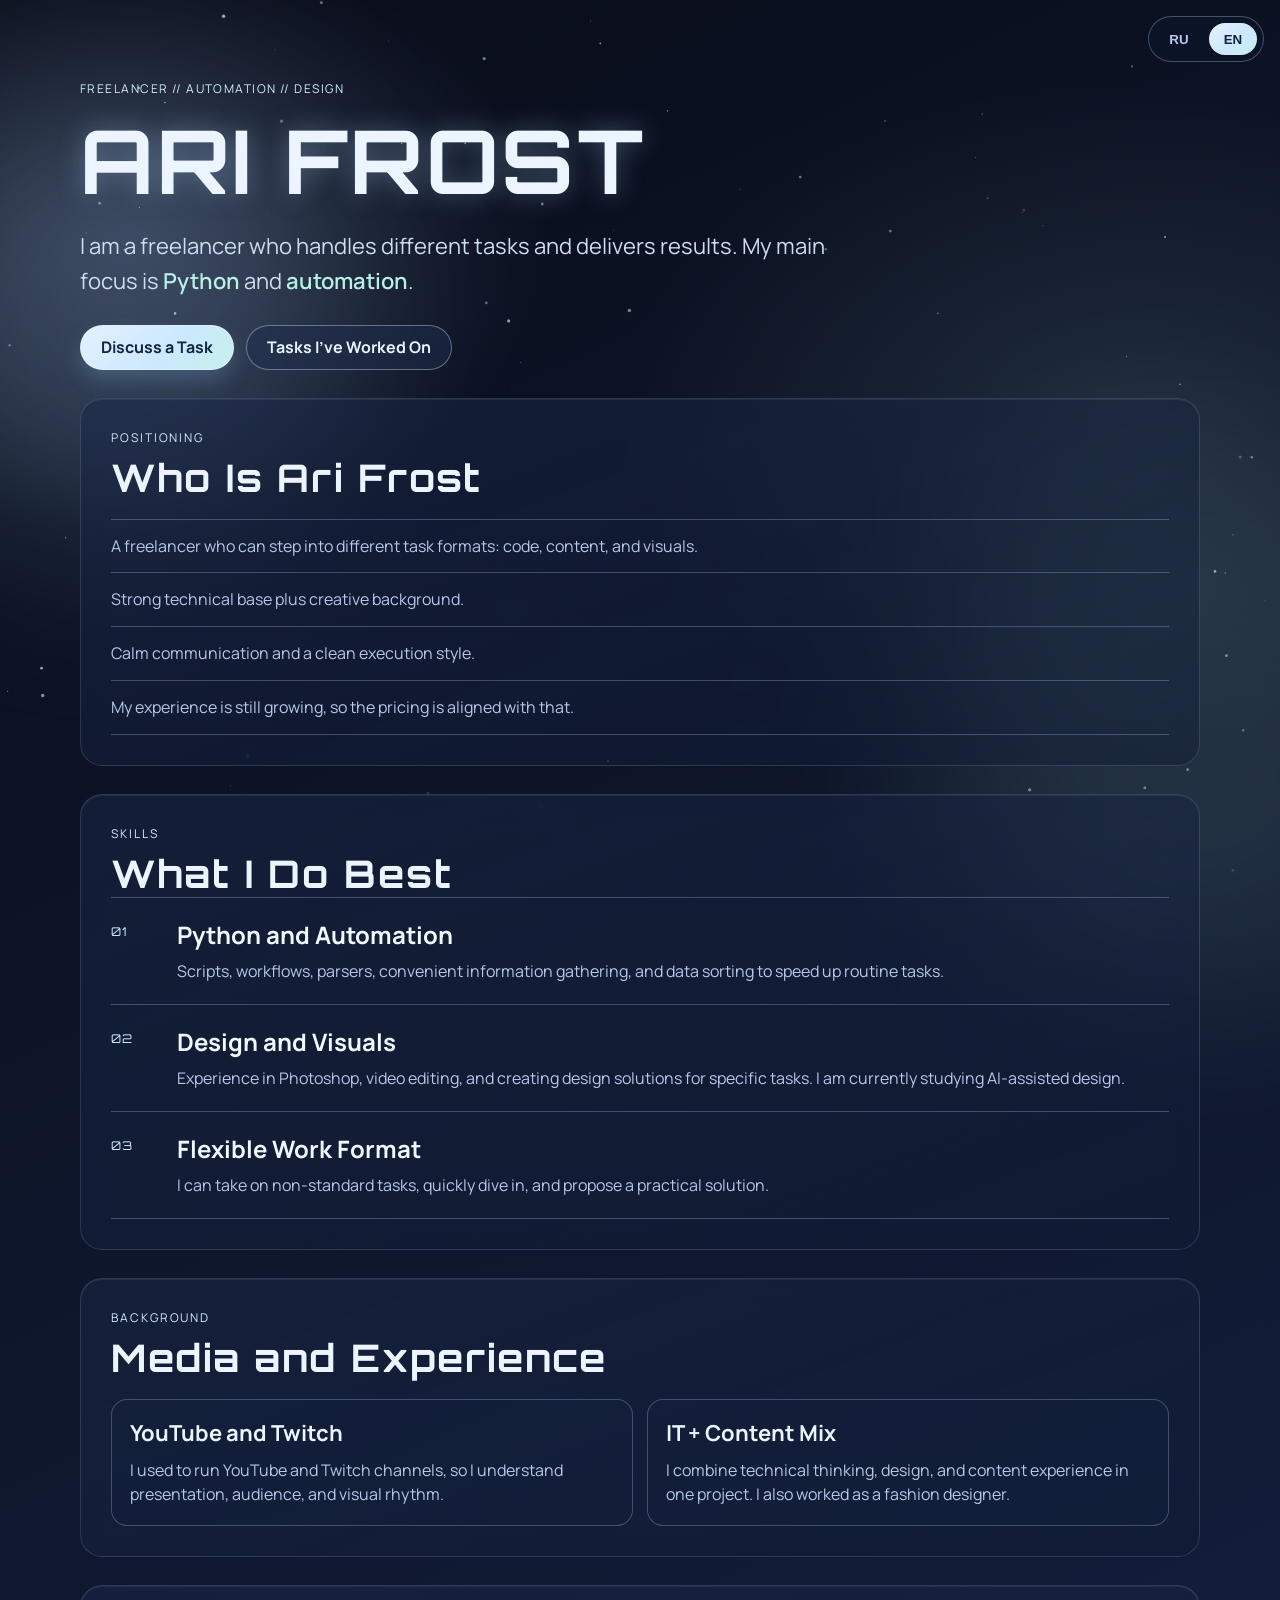
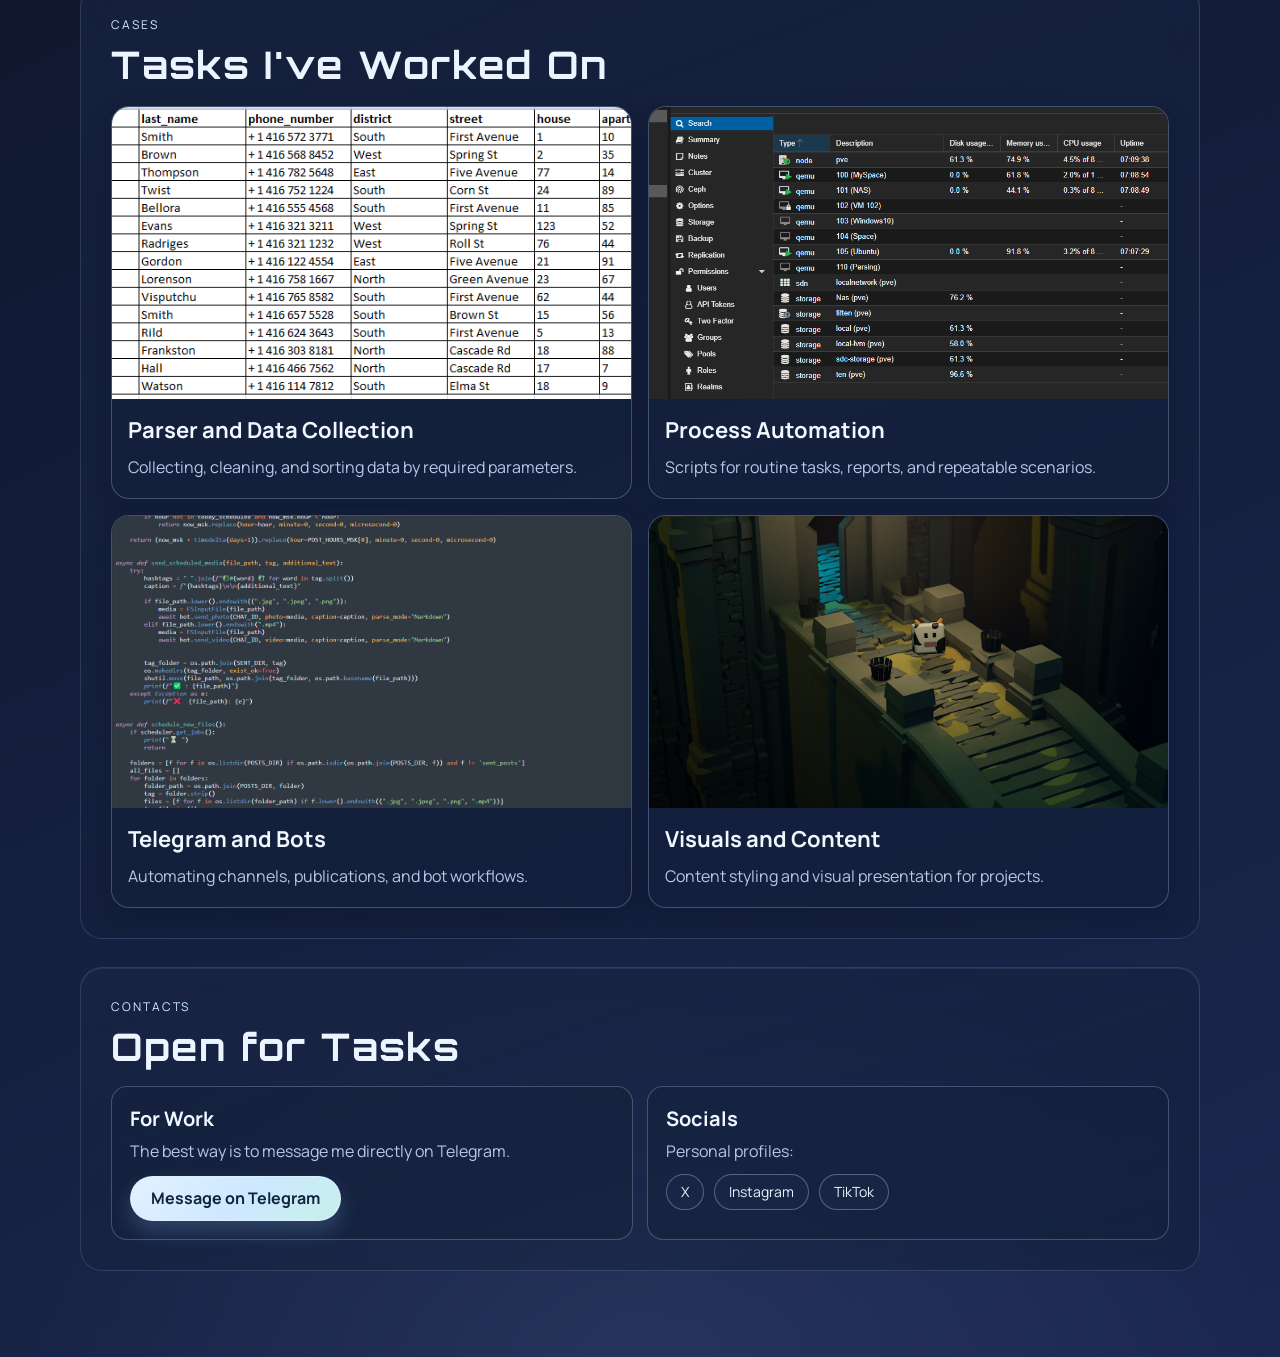
<file: index.html>
﻿<!doctype html>
<html lang="en">

<head>
  <meta charset="UTF-8" />
  <meta name="viewport" content="width=device-width, initial-scale=1.0" />
  <title data-i18n-title="title.home">Ari Frost | Freelancer Portfolio</title>
  <link rel="preconnect" href="https://fonts.googleapis.com">
  <link rel="preconnect" href="https://fonts.gstatic.com" crossorigin>
  <link
    href="https://fonts.googleapis.com/css2?family=Orbitron:wght@500;700;800&family=Manrope:wght@400;500;700&display=swap"
    rel="stylesheet">
  <link rel="stylesheet" href="styles.css" />
</head>

<body>
  <div class="bg-grid"></div>
  <canvas id="starfield" class="star-canvas" aria-hidden="true"></canvas>
  <div class="bg-glow bg-glow-1"></div>
  <div class="bg-glow bg-glow-2"></div>

  <div class="lang-switch" role="group" aria-label="Language switcher">
    <button class="lang-btn" type="button" data-lang="ru">RU</button>
    <button class="lang-btn" type="button" data-lang="en">EN</button>
  </div>

  <main id="home">
    <section class="hero reveal">
      <p class="kicker" data-i18n="home.kicker">Freelancer // Automation // Design</p>
      <h1>Ari Frost</h1>
      <p class="subtitle" data-i18n-html="home.subtitle_html">
        I am a freelancer who handles different tasks and delivers results. My main focus is
        <strong>Python</strong> and <strong>automation</strong>.
      </p>
      <div class="hero-cta">
        <a class="btn btn-primary" href="#contact" data-i18n="home.cta_contact">Discuss a Task</a>
        <a class="btn btn-ghost" href="tasks.html" data-i18n="home.cta_tasks">Tasks I've Worked On</a>
      </div>
    </section>

    <section id="about" class="panel reveal">
      <div class="section-head">
        <p data-i18n="about.label">Positioning</p>
        <h2 data-i18n="about.title">Who Is Ari Frost</h2>
      </div>
      <div class="line-list">
        <p data-i18n="about.line1">A freelancer who can step into different task formats: code, content, and visuals.</p>
        <p data-i18n="about.line2">Strong technical base plus creative background.</p>
        <p data-i18n="about.line3">Calm communication and a clean execution style.</p>
        <p data-i18n="about.line4">My experience is still growing, so the pricing is aligned with that.</p>
      </div>
    </section>

    <section id="skills" class="panel reveal">
      <div class="section-head">
        <p data-i18n="skills.label">Skills</p>
        <h2 data-i18n="skills.title">What I Do Best</h2>
      </div>

      <article class="skill-row">
        <span>01</span>
        <div>
          <h3 data-i18n="skills.item1.title">Python and Automation</h3>
          <p data-i18n="skills.item1.text">Scripts, workflows, parsers, convenient information gathering, and data sorting to speed up routine tasks.</p>
        </div>
      </article>

      <article class="skill-row">
        <span>02</span>
        <div>
          <h3 data-i18n="skills.item2.title">Design and Visuals</h3>
          <p data-i18n="skills.item2.text">Experience in Photoshop, video editing, and creating design solutions for specific tasks. I am currently studying AI-assisted design.</p>
        </div>
      </article>

      <article class="skill-row">
        <span>03</span>
        <div>
          <h3 data-i18n="skills.item3.title">Flexible Work Format</h3>
          <p data-i18n="skills.item3.text">I can take on non-standard tasks, quickly dive in, and propose a practical solution.</p>
        </div>
      </article>
    </section>

    <section id="story" class="panel reveal">
      <div class="section-head">
        <p data-i18n="story.label">Background</p>
        <h2 data-i18n="story.title">Media and Experience</h2>
      </div>
      <div class="story-grid">
        <div>
          <h3 data-i18n="story.card1.title">YouTube and Twitch</h3>
          <p data-i18n="story.card1.text">I used to run YouTube and Twitch channels, so I understand presentation, audience, and visual rhythm.</p>
        </div>
        <div>
          <h3 data-i18n="story.card2.title">IT + Content Mix</h3>
          <p data-i18n="story.card2.text">I combine technical thinking, design, and content experience in one project. I also worked as a fashion designer.</p>
        </div>
      </div>
    </section>

    <section id="cases" class="panel reveal">
      <div class="section-head">
        <p data-i18n="home_cases.label">Cases</p>
        <h2 data-i18n="home_cases.title">Tasks I've Worked On</h2>
      </div>
      <div class="case-gallery">
        <a class="case-link" href="tasks.html#parser">
          <article class="case-card">
            <img src="assets/cases/parser.png" alt="Case: parser and data collection" data-i18n-alt="home_cases.card1.alt" loading="lazy" />
            <div class="case-card-body">
              <h3 data-i18n="home_cases.card1.title">Parser and Data Collection</h3>
              <p data-i18n="home_cases.card1.text">Collecting, cleaning, and sorting data by required parameters.</p>
            </div>
          </article>
        </a>
        <a class="case-link" href="tasks.html#automation">
          <article class="case-card">
            <img src="assets/cases/automation.png" alt="Case: process automation" data-i18n-alt="home_cases.card2.alt" loading="lazy" />
            <div class="case-card-body">
              <h3 data-i18n="home_cases.card2.title">Process Automation</h3>
              <p data-i18n="home_cases.card2.text">Scripts for routine tasks, reports, and repeatable scenarios.</p>
            </div>
          </article>
        </a>
        <a class="case-link" href="tasks.html#telegram">
          <article class="case-card">
            <img src="assets/cases/telegram.png" alt="Case: Telegram and bots" data-i18n-alt="home_cases.card3.alt" loading="lazy" />
            <div class="case-card-body">
              <h3 data-i18n="home_cases.card3.title">Telegram and Bots</h3>
              <p data-i18n="home_cases.card3.text">Automating channels, publications, and bot workflows.</p>
            </div>
          </article>
        </a>
        <a class="case-link" href="tasks.html#visual">
          <article class="case-card">
            <img src="assets/cases/visual.png" alt="Case: visuals and content" data-i18n-alt="home_cases.card4.alt" loading="lazy" />
            <div class="case-card-body">
              <h3 data-i18n="home_cases.card4.title">Visuals and Content</h3>
              <p data-i18n="home_cases.card4.text">Content styling and visual presentation for projects.</p>
            </div>
          </article>
        </a>
      </div>
    </section>

    <section id="contact" class="panel reveal contact-block">
      <div class="section-head">
        <p data-i18n="contact.label">Contacts</p>
        <h2 data-i18n="contact.title">Open for Tasks</h2>
      </div>
      <div class="contact-layout">
        <article class="contact-card">
          <h3 data-i18n="contact.work.title">For Work</h3>
          <p data-i18n="contact.work.text">The best way is to message me directly on Telegram.</p>
          <a class="btn btn-primary" href="https://t.me/Ari_Frost13" target="_blank" rel="noreferrer" data-i18n="contact.work.btn">Message on Telegram</a>
        </article>
        <article class="contact-card">
          <h3 data-i18n="contact.socials.title">Socials</h3>
          <p data-i18n="contact.socials.text">Personal profiles:</p>
          <div class="socials-line">
            <a class="social-link" href="https://x.com/AriFrost77867" target="_blank" rel="noreferrer">X</a>
            <a class="social-link" href="https://www.instagram.com/ari_frost13/" target="_blank" rel="noreferrer">Instagram</a>
            <a class="social-link" href="https://tiktok.com/@ari_frost" target="_blank" rel="noreferrer">TikTok</a>
          </div>
        </article>
      </div>
    </section>
  </main>
  <script src="script.js"></script>
</body>

</html>
</file>
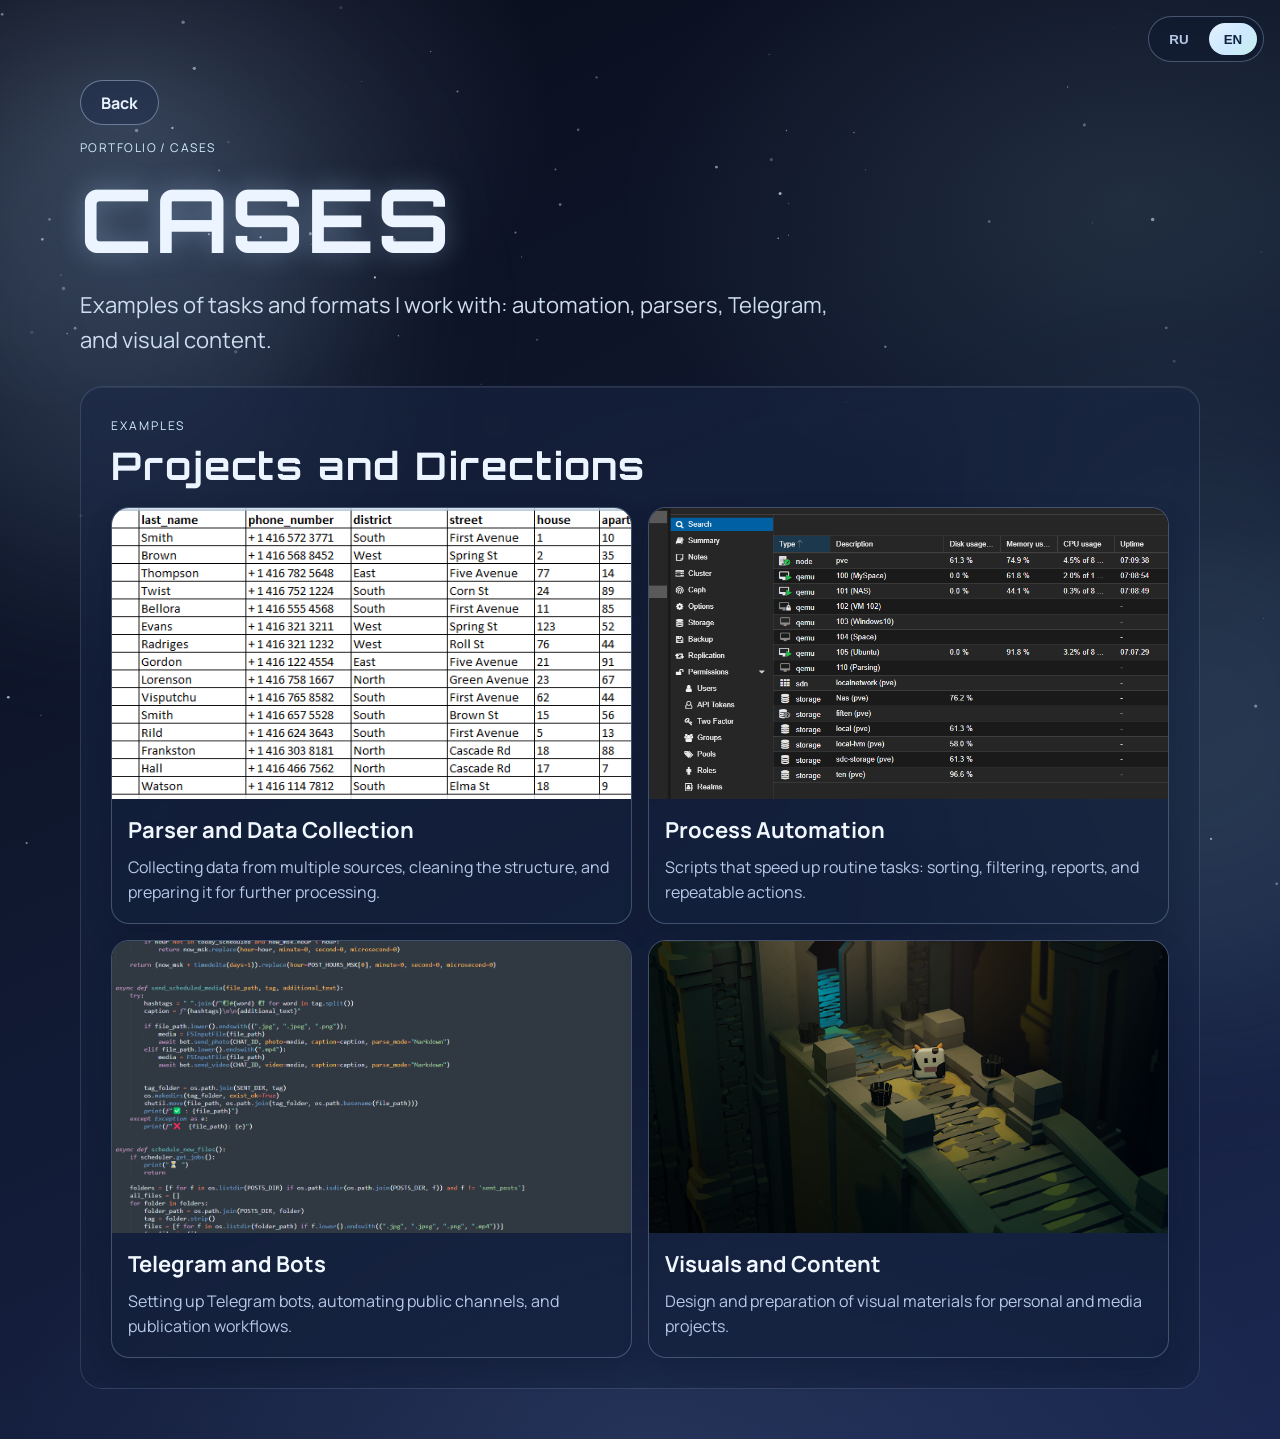
<file: cases.html>
﻿<!doctype html>
<html lang="ru">

<head>
  <meta charset="UTF-8" />
  <meta name="viewport" content="width=device-width, initial-scale=1.0" />
  <title data-i18n-title="title.cases">Ari Frost | Cases</title>
  <link rel="preconnect" href="https://fonts.googleapis.com">
  <link rel="preconnect" href="https://fonts.gstatic.com" crossorigin>
  <link
    href="https://fonts.googleapis.com/css2?family=Orbitron:wght@500;700;800&family=Manrope:wght@400;500;700&display=swap"
    rel="stylesheet">
  <link rel="stylesheet" href="styles.css" />
</head>

<body>
  <canvas id="starfield" class="star-canvas" aria-hidden="true"></canvas>
  <div class="bg-glow bg-glow-1"></div>
  <div class="bg-glow bg-glow-2"></div>

  <div class="lang-switch" role="group" aria-label="Language switcher">
    <button class="lang-btn" type="button" data-lang="ru">RU</button>
    <button class="lang-btn" type="button" data-lang="en">EN</button>
  </div>

  <main id="cases-home" class="cases-page">
    <section class="hero reveal">
      <a class="btn btn-ghost back-btn" href="index.html" data-i18n="cases.back">Назад</a>
      <p class="kicker" data-i18n="cases.kicker">Portfolio / Cases</p>
      <h1 data-i18n="cases.h1">Кейсы</h1>
      <p class="subtitle" data-i18n="cases.subtitle">Примеры задач и форматов, с которыми я работаю: автоматизация, парсеры, Telegram и визуальный контент.</p>
    </section>

    <section class="panel reveal">
      <div class="section-head">
        <p data-i18n="cases.section.label">Примеры</p>
        <h2 data-i18n="cases.section.title">Работы и направления</h2>
      </div>
      <div class="case-gallery">
        <a class="case-link" href="tasks.html#parser">
          <article class="case-card">
            <img src="assets/cases/parser.png" alt="Пример кейса: парсер и сбор данных" data-i18n-alt="cases.card1.alt" loading="lazy" />
            <div class="case-card-body">
              <h3 data-i18n="cases.card1.title">Парсер и сбор данных</h3>
              <p data-i18n="cases.card1.text">Сбор информации из нескольких источников, очистка структуры и подготовка к дальнейшей обработке.</p>
            </div>
          </article>
        </a>

        <a class="case-link" href="tasks.html#automation">
          <article class="case-card">
            <img src="assets/cases/automation.png" alt="Пример кейса: автоматизация рабочих процессов" data-i18n-alt="cases.card2.alt" loading="lazy" />
            <div class="case-card-body">
              <h3 data-i18n="cases.card2.title">Автоматизация процессов</h3>
              <p data-i18n="cases.card2.text">Скрипты для ускорения рутинных задач: сортировка, фильтрация, отчеты и повторяемые действия.</p>
            </div>
          </article>
        </a>

        <a class="case-link" href="tasks.html#telegram">
          <article class="case-card">
            <img src="assets/cases/telegram.png" alt="Пример кейса: Telegram боты" data-i18n-alt="cases.card3.alt" loading="lazy" />
            <div class="case-card-body">
              <h3 data-i18n="cases.card3.title">Telegram и боты</h3>
              <p data-i18n="cases.card3.text">Настройка Telegram-ботов, автоматизация пабликов и рабочих публикаций.</p>
            </div>
          </article>
        </a>

        <a class="case-link" href="tasks.html#visual">
          <article class="case-card">
            <img src="assets/cases/visual.png" alt="Пример кейса: визуал и контент" data-i18n-alt="cases.card4.alt" loading="lazy" />
            <div class="case-card-body">
              <h3 data-i18n="cases.card4.title">Визуал и контент</h3>
              <p data-i18n="cases.card4.text">Дизайн-оформление и подготовка визуальных материалов под личные и медийные проекты.</p>
            </div>
          </article>
        </a>
      </div>
    </section>
  </main>

  <script src="script.js"></script>
</body>

</html>
</file>
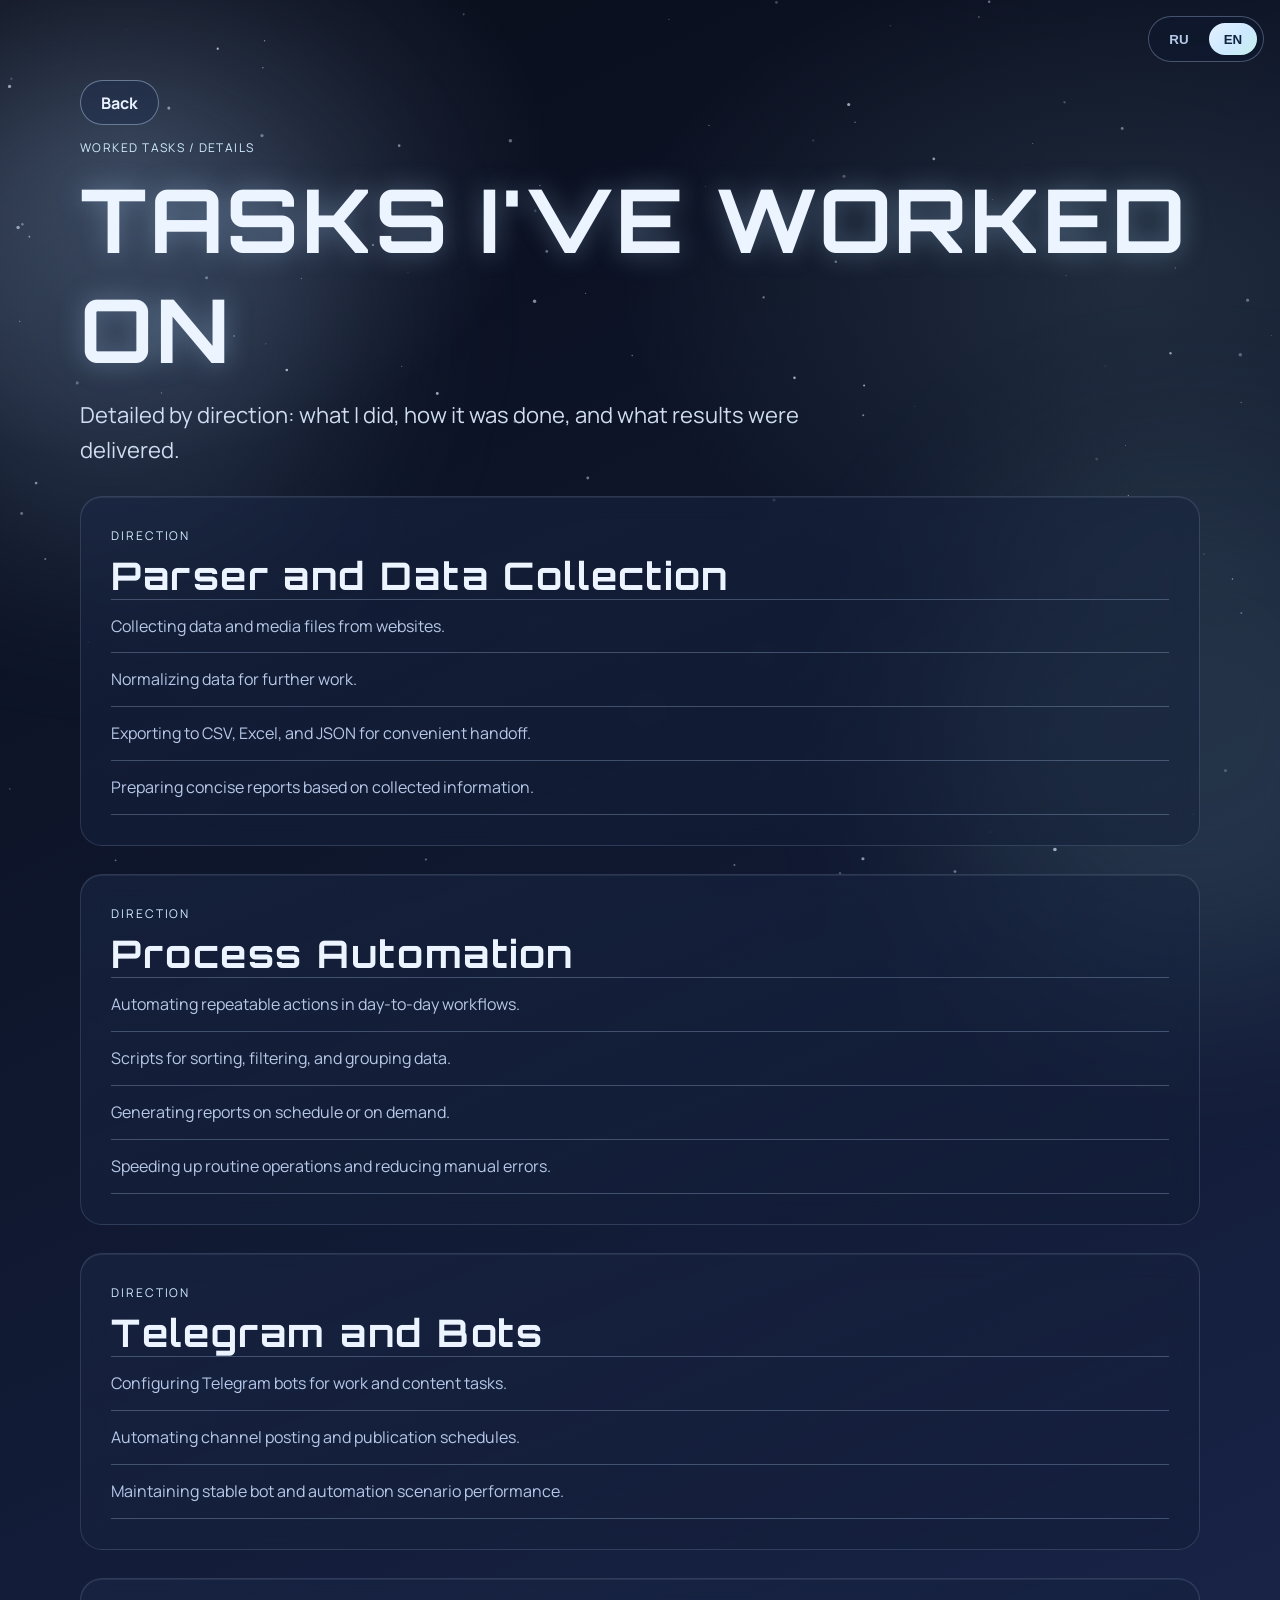
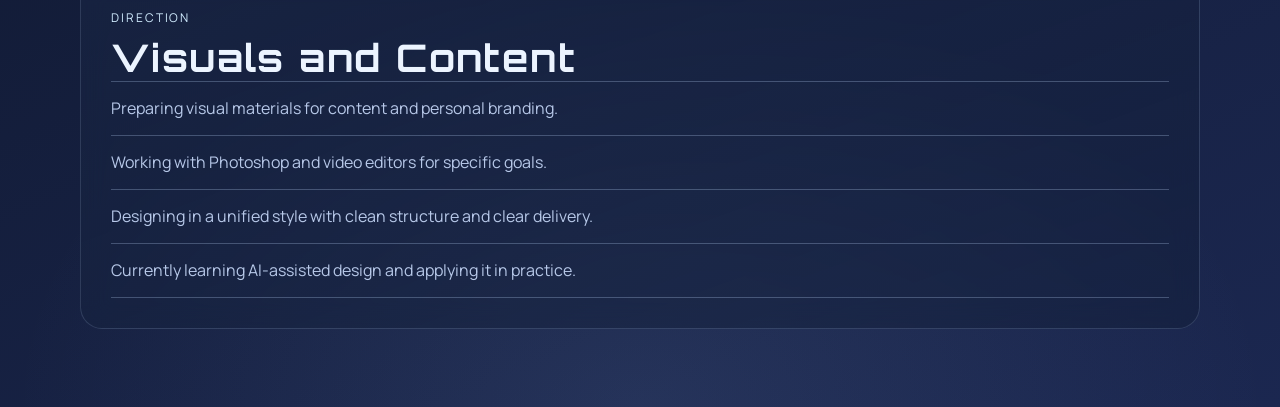
<file: tasks.html>
﻿<!doctype html>
<html lang="ru">

<head>
  <meta charset="UTF-8" />
  <meta name="viewport" content="width=device-width, initial-scale=1.0" />
  <title data-i18n-title="title.tasks">Ari Frost | Worked Tasks</title>
  <link rel="preconnect" href="https://fonts.googleapis.com">
  <link rel="preconnect" href="https://fonts.gstatic.com" crossorigin>
  <link
    href="https://fonts.googleapis.com/css2?family=Orbitron:wght@500;700;800&family=Manrope:wght@400;500;700&display=swap"
    rel="stylesheet">
  <link rel="stylesheet" href="styles.css" />
</head>

<body>
  <canvas id="starfield" class="star-canvas" aria-hidden="true"></canvas>
  <div class="bg-glow bg-glow-1"></div>
  <div class="bg-glow bg-glow-2"></div>

  <div class="lang-switch" role="group" aria-label="Language switcher">
    <button class="lang-btn" type="button" data-lang="ru">RU</button>
    <button class="lang-btn" type="button" data-lang="en">EN</button>
  </div>

  <main class="tasks-page">
    <section class="hero reveal">
      <a class="btn btn-ghost back-btn" href="index.html" data-i18n="tasks.back">Назад</a>
      <p class="kicker" data-i18n="tasks.kicker">Worked Tasks / Details</p>
      <h1 data-i18n="tasks.h1">С какими задачами работали</h1>
      <p class="subtitle" data-i18n="tasks.subtitle">Подробно по направлениям: что делала, как выполняла и какой результат получали.</p>
    </section>

    <section id="parser" class="panel reveal">
      <div class="section-head">
        <p data-i18n="tasks.parser.label">Направление</p>
        <h2 data-i18n="tasks.parser.title">Парсер и сбор данных</h2>
      </div>
      <div class="task-list">
        <p data-i18n="tasks.parser.item1">Сбор данных и медиафайлов с сайта.</p>
        <p data-i18n="tasks.parser.item2">Нормализация данных для дальнейшей работы.</p>
        <p data-i18n="tasks.parser.item3">Экспорт в CSV, Excel и JSON для удобной передачи.</p>
        <p data-i18n="tasks.parser.item4">Подготовка кратких отчетов по собранной информации.</p>
      </div>
    </section>

    <section id="automation" class="panel reveal">
      <div class="section-head">
        <p data-i18n="tasks.automation.label">Направление</p>
        <h2 data-i18n="tasks.automation.title">Автоматизация процессов</h2>
      </div>
      <div class="task-list">
        <p data-i18n="tasks.automation.item1">Автоматизация повторяемых действий в рабочих процессах.</p>
        <p data-i18n="tasks.automation.item2">Скрипты для сортировки, фильтрации и группировки данных.</p>
        <p data-i18n="tasks.automation.item3">Формирование отчетов по расписанию или по запросу.</p>
        <p data-i18n="tasks.automation.item4">Ускорение рутинных операций и снижение ручных ошибок.</p>
      </div>
    </section>

    <section id="telegram" class="panel reveal">
      <div class="section-head">
        <p data-i18n="tasks.telegram.label">Направление</p>
        <h2 data-i18n="tasks.telegram.title">Telegram и боты</h2>
      </div>
      <div class="task-list">
        <p data-i18n="tasks.telegram.item1">Настройка Telegram-ботов под рабочие и контентные задачи.</p>
        <p data-i18n="tasks.telegram.item2">Автоматизация публикаций и расписаний в пабликах.</p>
        <p data-i18n="tasks.telegram.item4">Поддержка стабильной работы ботов и сценариев.</p>
      </div>
    </section>

    <section id="visual" class="panel reveal">
      <div class="section-head">
        <p data-i18n="tasks.visual.label">Направление</p>
        <h2 data-i18n="tasks.visual.title">Визуал и контент</h2>
      </div>
      <div class="task-list">
        <p data-i18n="tasks.visual.item1">Подготовка визуальных материалов для контента и личного бренда.</p>
        <p data-i18n="tasks.visual.item2">Работа с Photoshop и видеоредактором под конкретную задачу.</p>
        <p data-i18n="tasks.visual.item3">Оформление в едином стиле: аккуратная структура и понятная подача.</p>
        <p data-i18n="tasks.visual.item4">Актуально изучаю дизайн с нейросетями и внедряю в практику.</p>
      </div>
    </section>
  </main>

  <script src="script.js"></script>
</body>

</html>
</file>
<file: styles.css>
﻿:root {
  --bg-0: #090d1a;
  --bg-1: #111a33;
  --bg-2: #1b2750;
  --text: #ecf4ff;
  --muted: #b7c8e8;
  --ice: #d2edff;
  --mint: #b8f0e8;
  --line: rgba(188, 212, 248, 0.28);
  --line-soft: rgba(188, 212, 248, 0.16);
  --surface: rgba(21, 33, 61, 0.42);
  --btn-1: #e3f1ff;
  --btn-2: #cce8ff;
  --btn-3: #c6f0ea;
}

* {
  box-sizing: border-box;
}

html,
body {
  margin: 0;
  min-height: 100%;
  font-family: Manrope, sans-serif;
  color: var(--text);
  background:
    radial-gradient(700px 500px at 10% 8%, rgba(183, 214, 255, 0.18) 0%, transparent 60%),
    radial-gradient(820px 540px at 88% 14%, rgba(184, 240, 232, 0.11) 0%, transparent 62%),
    radial-gradient(900px 620px at 50% 100%, rgba(153, 190, 245, 0.1) 0%, transparent 70%),
    linear-gradient(155deg, var(--bg-0), var(--bg-1) 52%, var(--bg-2));
}

body {
  position: relative;
  overflow-x: hidden;
  isolation: isolate;
}

body::before,
body::after {
  display: none;
}

.bg-grid {
  display: none;
}

.star-canvas {
  position: fixed;
  inset: 0;
  width: 100%;
  height: 100%;
  pointer-events: none;
  z-index: 2;
  opacity: 0.9;
}

.bg-glow {
  position: fixed;
  border-radius: 50%;
  filter: blur(90px);
  pointer-events: none;
  z-index: 1;
}

.bg-glow-1 {
  width: 460px;
  height: 460px;
  background: rgba(167, 209, 250, 0.17);
  left: -120px;
  top: 10vh;
  animation: drift1 17s ease-in-out infinite;
}

.bg-glow-2 {
  width: 520px;
  height: 520px;
  background: rgba(170, 239, 227, 0.12);
  right: -170px;
  top: 52vh;
  animation: drift2 19s ease-in-out infinite;
}

.lang-switch {
  position: fixed;
  top: 16px;
  right: 16px;
  z-index: 20;
  display: inline-flex;
  gap: 6px;
  padding: 6px;
  border-radius: 999px;
  border: 1px solid rgba(188, 212, 248, 0.32);
  background: rgba(13, 24, 46, 0.48);
  backdrop-filter: blur(10px);
}

.lang-btn {
  border: 0;
  min-height: 32px;
  min-width: 48px;
  padding: 0 10px;
  border-radius: 999px;
  background: transparent;
  color: var(--muted);
  font-weight: 700;
  cursor: pointer;
}

.lang-btn.is-active {
  color: #10233f;
  background: linear-gradient(135deg, var(--btn-1), var(--btn-2) 56%, var(--btn-3));
}

main {
  width: min(1120px, 92vw);
  margin: 0 auto;
  display: flex;
  flex-direction: column;
  gap: 28px;
  padding-bottom: 78px;
  position: relative;
  z-index: 5;
}

section {
  padding-top: 0;
}

.hero {
  padding-top: 80px;
}

.hero h1 {
  margin: 8px 0 14px;
  font-family: Orbitron, sans-serif;
  font-size: clamp(46px, 8vw, 88px);
  letter-spacing: 0.03em;
  text-transform: uppercase;
  text-shadow: 0 0 26px rgba(179, 219, 255, 0.35);
}

.kicker {
  margin: 0;
  color: var(--ice);
  text-transform: uppercase;
  letter-spacing: 0.12em;
  font-size: 12px;
}

.subtitle {
  margin: 0;
  max-width: 760px;
  font-size: clamp(17px, 2vw, 22px);
  line-height: 1.58;
  color: #cfddf0;
}

.subtitle strong {
  color: var(--mint);
  font-weight: 600;
}

.hero-cta {
  margin-top: 26px;
  display: flex;
  gap: 12px;
  flex-wrap: wrap;
}

.btn {
  display: inline-flex;
  align-items: center;
  justify-content: center;
  min-height: 45px;
  padding: 0 20px;
  border-radius: 999px;
  border: 1px solid transparent;
  text-decoration: none;
  font-weight: 700;
  transition: transform 0.2s ease, box-shadow 0.25s ease, border-color 0.25s ease;
}

.btn:hover {
  transform: translateY(-1px);
}

.btn-primary {
  background: linear-gradient(135deg, var(--btn-1), var(--btn-2) 56%, var(--btn-3));
  border-color: rgba(225, 241, 255, 0.84);
  color: #10233f;
  box-shadow: 0 10px 20px rgba(132, 188, 236, 0.23);
}

.btn-primary:hover {
  box-shadow: 0 12px 26px rgba(132, 188, 236, 0.3);
}

.btn-ghost {
  color: #e9f3ff;
  border-color: rgba(198, 221, 251, 0.42);
  background: rgba(31, 45, 76, 0.5);
}

.btn-ghost:hover {
  border-color: rgba(218, 236, 255, 0.58);
  box-shadow: 0 10px 18px rgba(121, 171, 217, 0.14);
}

.panel {
  border: 1px solid var(--line-soft);
  border-radius: 22px;
  background: linear-gradient(160deg, rgba(26, 39, 70, 0.55), rgba(16, 28, 52, 0.42));
  backdrop-filter: blur(12px);
  padding: 30px;
  box-shadow: inset 0 1px 0 rgba(225, 239, 255, 0.08);
}

.section-head p {
  margin: 0;
  font-size: 12px;
  letter-spacing: 0.16em;
  text-transform: uppercase;
  color: var(--ice);
}

.section-head h2 {
  margin: 8px 0 0;
  font-family: Orbitron, sans-serif;
  font-size: clamp(24px, 3.4vw, 38px);
  letter-spacing: 0.05em;
}

.line-list {
  margin-top: 18px;
  border-top: 1px solid var(--line);
}

.line-list p {
  margin: 0;
  padding: 14px 0;
  color: var(--muted);
  line-height: 1.55;
  border-bottom: 1px solid var(--line);
}

.skill-row {
  margin: 0;
  padding: 20px 0;
  border-top: 1px solid var(--line);
  display: grid;
  grid-template-columns: 54px 1fr;
  gap: 12px;
}

.skill-row:last-child {
  border-bottom: 1px solid var(--line);
}

.skill-row span {
  font-family: Orbitron, sans-serif;
  font-size: 12px;
  letter-spacing: 0.12em;
  color: var(--ice);
  padding-top: 6px;
}

.skill-row h3 {
  margin: 0;
  font-size: 24px;
  color: #f1f7ff;
}

.skill-row p {
  margin: 8px 0 0;
  color: var(--muted);
  line-height: 1.56;
}

.story-grid {
  margin-top: 18px;
  display: grid;
  grid-template-columns: repeat(2, minmax(0, 1fr));
  gap: 14px;
}

.story-grid div {
  border: 1px solid var(--line);
  border-radius: 16px;
  padding: 18px;
  background: rgba(20, 33, 60, 0.52);
}

.story-grid h3 {
  margin: 0;
  font-size: 22px;
}

.story-grid p {
  margin: 10px 0 0;
  color: var(--muted);
  line-height: 1.55;
}

.cases-page {
  padding-bottom: 50px;
}

.case-gallery {
  margin-top: 18px;
  display: grid;
  grid-template-columns: repeat(2, minmax(0, 1fr));
  gap: 16px;
}

.case-link {
  text-decoration: none;
  color: inherit;
}

.case-card {
  border: 1px solid var(--line);
  border-radius: 18px;
  overflow: hidden;
  background: rgba(20, 33, 60, 0.52);
  box-shadow: 0 10px 24px rgba(6, 12, 28, 0.22);
  transition: transform 0.22s ease, border-color 0.22s ease, box-shadow 0.22s ease;
}

.case-card:hover {
  transform: translateY(-3px);
  border-color: rgba(208, 231, 255, 0.42);
  box-shadow: 0 16px 30px rgba(6, 12, 28, 0.3);
}

.case-card img {
  display: block;
  width: 100%;
  aspect-ratio: 16 / 9;
  object-fit: cover;
  background: rgba(10, 18, 36, 0.58);
}

.case-card-body {
  padding: 16px 16px 18px;
}

.case-card-body h3 {
  margin: 0;
  font-size: 22px;
  color: #f1f7ff;
}

.case-card-body p {
  margin: 10px 0 0;
  color: var(--muted);
  line-height: 1.55;
}

.parser-tasks .section-head {
  margin-bottom: 12px;
}

.task-list {
  border-top: 1px solid var(--line);
}

.task-list p {
  margin: 0;
  padding: 14px 0;
  color: var(--muted);
  line-height: 1.56;
  border-bottom: 1px solid var(--line);
}

.tasks-page {
  scroll-behavior: smooth;
}

.contact-block {
  margin-bottom: 8px;
}

.contact-layout {
  margin-top: 16px;
  display: grid;
  grid-template-columns: repeat(2, minmax(0, 1fr));
  gap: 14px;
}

.contact-card {
  border: 1px solid var(--line);
  border-radius: 16px;
  padding: 18px;
  background: rgba(20, 33, 60, 0.52);
}

.contact-card h3 {
  margin: 0;
  font-size: 20px;
  color: #f1f7ff;
}

.contact-card p {
  margin: 8px 0 0;
  color: var(--muted);
}

.contact-card .btn {
  margin-top: 14px;
}

.socials-line {
  margin-top: 12px;
  display: flex;
  align-items: center;
  gap: 10px;
  flex-wrap: wrap;
}

.social-link {
  display: inline-flex;
  align-items: center;
  min-height: 36px;
  padding: 0 14px;
  border-radius: 999px;
  border: 1px solid rgba(198, 221, 251, 0.34);
  color: #e9f3ff;
  text-decoration: none;
  background: rgba(31, 45, 76, 0.42);
  font-size: 14px;
  transition: border-color 0.2s ease, box-shadow 0.2s ease;
}

.social-link:hover {
  border-color: rgba(218, 236, 255, 0.58);
  box-shadow: 0 8px 16px rgba(121, 171, 217, 0.14);
}

.reveal {
  opacity: 0;
  transform: translateY(20px);
  transition: opacity 0.7s ease, transform 0.7s ease;
}

.reveal.visible {
  opacity: 1;
  transform: translateY(0);
}

@keyframes drift1 {
  0%,
  100% {
    transform: translate3d(0, 0, 0);
  }
  50% {
    transform: translate3d(34px, -10px, 0);
  }
}

@keyframes drift2 {
  0%,
  100% {
    transform: translate3d(0, 0, 0);
  }
  50% {
    transform: translate3d(-40px, 16px, 0);
  }
}

@media (max-width: 900px) {
  .story-grid {
    grid-template-columns: 1fr;
  }

  .case-gallery {
    grid-template-columns: 1fr;
  }

  .contact-layout {
    grid-template-columns: 1fr;
  }
}

@media (max-width: 760px) {
  section {
    padding-top: 0;
  }

  .hero {
    padding-top: 64px;
  }

  .panel {
    padding: 22px;
  }

  main {
    gap: 20px;
  }

  .lang-switch {
    top: 10px;
    right: 10px;
  }

  .skill-row {
    grid-template-columns: 44px 1fr;
  }

  .skill-row h3 {
    font-size: 21px;
  }
}

.back-btn {
  margin-bottom: 14px;
}
</file>
